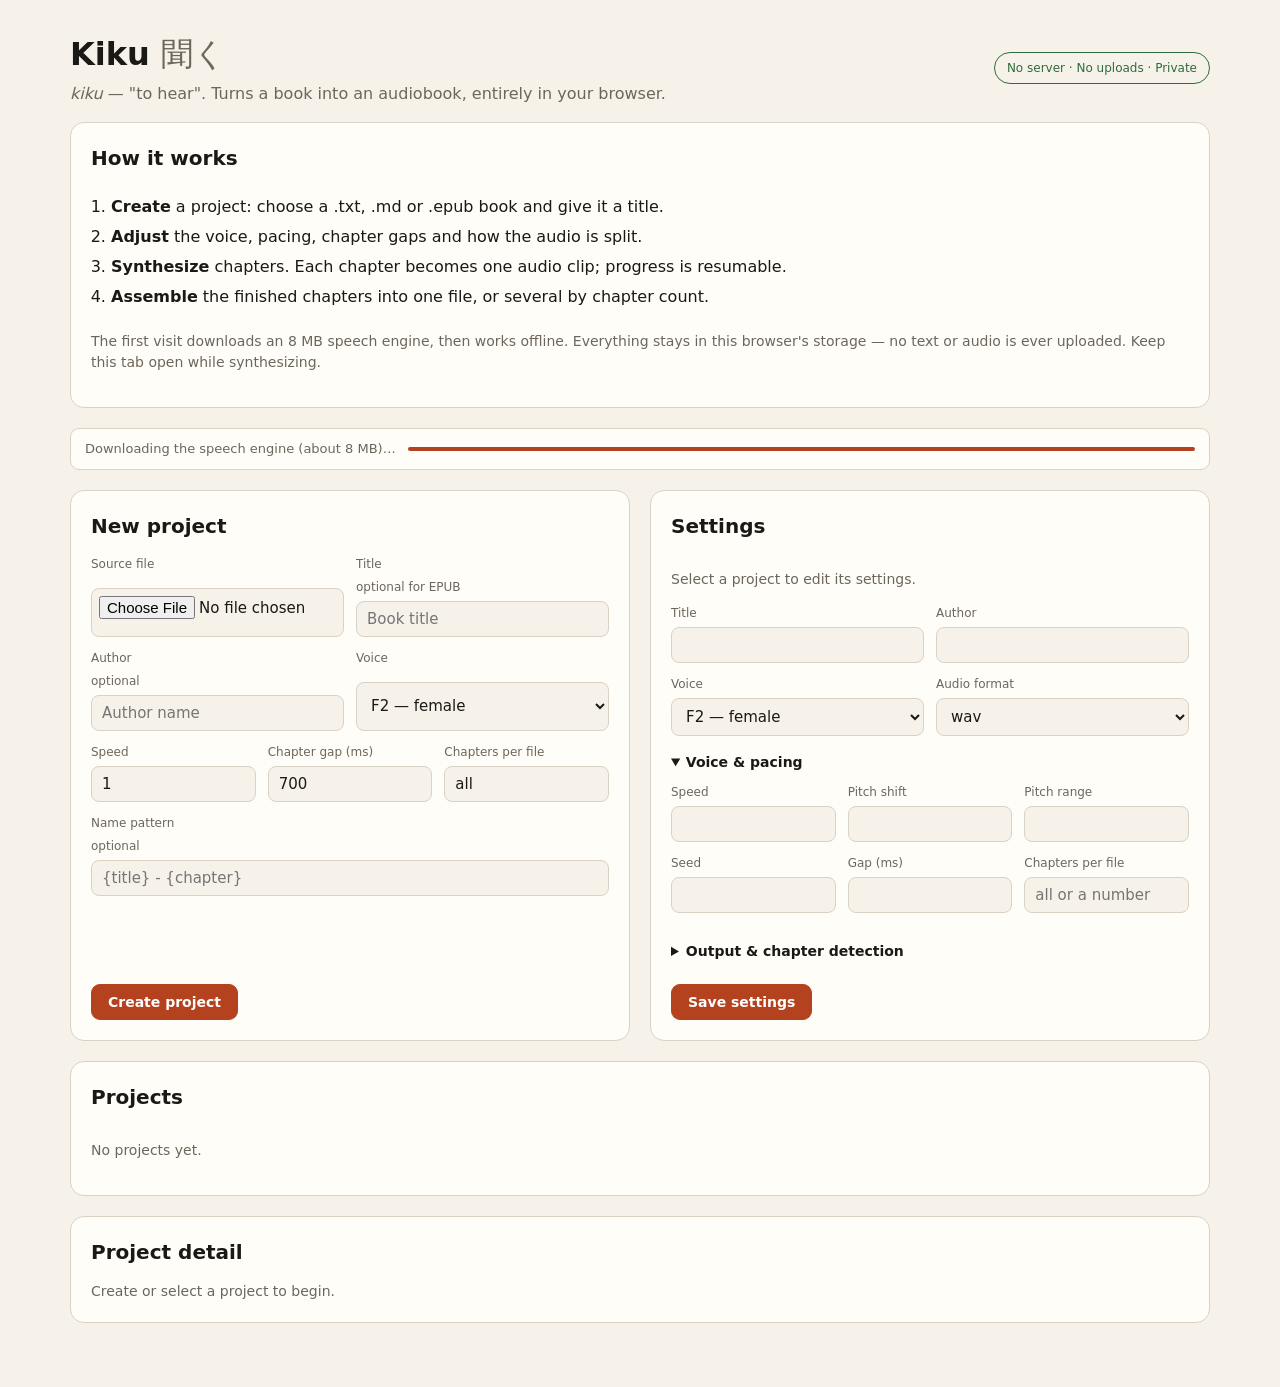
<file: webapp/index.html>
<!doctype html>
<html lang="en">
<head>
  <meta charset="utf-8">
  <meta name="viewport" content="width=device-width, initial-scale=1">
  <title>Kiku (聞く) — browser audiobook creator</title>
  <link rel="stylesheet" href="./style.css">
</head>
<body>
  <header class="masthead">
    <div>
      <h1>Kiku <span lang="ja">聞く</span></h1>
      <p class="tagline"><em>kiku</em> — "to hear". Turns a book into an audiobook, entirely in your browser.</p>
    </div>
    <span class="browser-badge">No server · No uploads · Private</span>
  </header>

  <main class="page">
    <section class="card guide">
      <h2>How it works</h2>
      <ol>
        <li><strong>Create</strong> a project: choose a .txt, .md or .epub book and give it a title.</li>
        <li><strong>Adjust</strong> the voice, pacing, chapter gaps and how the audio is split.</li>
        <li><strong>Synthesize</strong> chapters. Each chapter becomes one audio clip; progress is resumable.</li>
        <li><strong>Assemble</strong> the finished chapters into one file, or several by chapter count.</li>
      </ol>
      <p class="muted">The first visit downloads an 8 MB speech engine, then works offline. Everything stays in this
        browser's storage — no text or audio is ever uploaded. Keep this tab open while synthesizing.</p>
    </section>

    <div class="banner" id="banner" role="status" hidden></div>
    <div class="engine-status" id="engine-status" role="status" hidden>
      <span id="engine-label">Loading the speech engine…</span>
      <span class="progress"><i id="engine-bar"></i></span>
    </div>

    <section class="top-grid">
      <div class="card">
        <h2>New project</h2>
        <form id="new-project-form">
          <div class="grid-2">
            <label>Source file<input id="np-file" type="file" accept=".txt,.md,.epub" required></label>
            <label>Title <span class="hint">optional for EPUB</span><input id="np-title" placeholder="Book title"></label>
          </div>
          <div class="grid-2">
            <label>Author <span class="hint">optional</span><input id="np-author" placeholder="Author name"></label>
            <label>Voice
              <select id="np-voice">
                <option value="F2">F2 — female</option>
                <option value="M2">M2 — male</option>
              </select>
            </label>
          </div>
          <div class="grid-3">
            <label>Speed<input id="np-speed" type="number" min="0.5" max="2" step="0.05" value="1"></label>
            <label>Chapter gap (ms)<input id="np-gap" type="number" min="0" step="100" value="700"></label>
            <label>Chapters per file<input id="np-split" value="all" placeholder="all or a number"></label>
          </div>
          <label>Name pattern <span class="hint">optional</span><input id="np-pattern" placeholder="{title} - {chapter}"></label>
          <button type="submit">Create project</button>
        </form>
      </div>

      <div class="card">
        <h2>Settings</h2>
        <p class="muted" id="settings-hint">Select a project to edit its settings.</p>
        <form id="settings-form" hidden>
          <div class="grid-2">
            <label>Title<input id="st-title"></label>
            <label>Author<input id="st-author"></label>
          </div>
          <div class="grid-2">
            <label>Voice
              <select id="st-voice">
                <option value="F2">F2 — female</option>
                <option value="M2">M2 — male</option>
              </select>
            </label>
            <label>Audio format<select id="st-format"><option value="wav">wav</option></select></label>
          </div>
          <details class="advanced" open>
            <summary>Voice &amp; pacing</summary>
            <div class="grid-3">
              <label>Speed<input id="st-speed" type="number" min="0.5" max="2" step="0.05"></label>
              <label>Pitch shift<input id="st-pitch-shift" type="number" step="0.01"></label>
              <label>Pitch range<input id="st-pitch-range" type="number" step="0.05"></label>
            </div>
            <div class="grid-3">
              <label>Seed<input id="st-seed" type="number" step="1"></label>
              <label>Gap (ms)<input id="st-gap" type="number" min="0" step="100"></label>
              <label>Chapters per file<input id="st-split" placeholder="all or a number"></label>
            </div>
          </details>
          <details class="advanced">
            <summary>Output &amp; chapter detection</summary>
            <label>Name pattern<input id="st-pattern" placeholder="{title} - {chapter}"></label>
            <p class="hint block">Placeholders: {title}, {chapter} (part number or "all"), {range} (e.g. 001-010).</p>
            <label>Chapter pattern (regular expression)<input id="st-chapter-pattern"></label>
            <p class="hint block">Lines matching this are chapter headings; the first capture group is the title.</p>
          </details>
          <button type="submit">Save settings</button>
        </form>
      </div>
    </section>

    <section class="card">
      <h2>Projects</h2>
      <div id="project-list" class="project-list"><p class="muted">No projects yet.</p></div>
    </section>

    <section class="card">
      <h2>Project detail</h2>
      <div id="detail-empty" class="muted">Create or select a project to begin.</div>
      <div id="detail" hidden>
        <div id="summary" class="summary"></div>
        <div class="detail-grid">
          <div>
            <div class="controls">
              <button id="btn-synthesize">Synthesize</button>
              <label class="inline"><input id="chk-force" type="checkbox"> Force</label>
              <button id="btn-assemble" class="secondary">Assemble</button>
            </div>
            <div class="grid-3">
              <label>From chapter<input id="syn-from" type="number" min="1" placeholder="all"></label>
              <label>To chapter<input id="syn-to" type="number" min="1" placeholder="all"></label>
              <label>Count<input id="syn-count" type="number" min="1" placeholder="all"></label>
            </div>
            <div class="job-actions">
              <button id="btn-pause" class="secondary" disabled>Pause</button>
              <button id="btn-resume" class="secondary" disabled>Resume</button>
              <button id="btn-stop" class="secondary" disabled>Stop</button>
            </div>
            <div id="progress-wrap" hidden>
              <div id="progress-label" class="muted">Working…</div>
              <div class="progress"><i id="progress-bar"></i></div>
            </div>
          </div>
          <div>
            <h3>Output files</h3>
            <label>Number of output files (optional)<input id="asm-num-files" type="number" min="1" placeholder="e.g. 5"></label>
            <div id="output-list" class="output-list"><p class="muted">Not assembled yet.</p></div>
          </div>
        </div>
        <h3>Chapters</h3>
        <div id="chapter-list" class="chapter-list"></div>
        <h3>Preview a voice</h3>
        <div class="preview-row">
          <input id="preview-text" placeholder="Type a sentence to audition">
          <button id="btn-preview" class="secondary">Preview</button>
        </div>
        <audio id="preview-audio" controls hidden></audio>
      </div>
    </section>
  </main>

  <script src="./lib/jszip.min.js"></script>
  <script type="module" src="./app.js"></script>
</body>
</html>
</file>
<file: webapp/style.css>
:root {
  --paper: #f6f2ea; --panel: #fffdf8; --ink: #1b1915; --muted: #6d665b;
  --line: #d9d2c4; --accent: #b4421f; --accent-ink: #fff; --ok: #2f6b3c;
  --err: #a12c2c; --ui: system-ui, -apple-system, "Segoe UI", Roboto, sans-serif;
  --mono: ui-monospace, "SF Mono", Menlo, Consolas, monospace;
}
@media (prefers-color-scheme: dark) {
  :root {
    --paper: #151412; --panel: #1d1b18; --ink: #ece6da; --muted: #9a9284;
    --line: #35312a; --accent: #e0703f; --accent-ink: #151412; --ok: #7fbf8c;
    --err: #f08a8a;
  }
}
* { box-sizing: border-box; }
body { margin: 0; background: var(--paper); color: var(--ink); font: 16px/1.5 var(--ui); }
.masthead {
  max-width: 1180px; margin: 0 auto; padding: 30px 20px 16px;
  display: flex; justify-content: space-between; align-items: center; gap: 16px;
}
.masthead h1 { margin: 0; font-size: 32px; }
.masthead h1 span { font-weight: 400; color: var(--muted); }
.tagline { margin: 4px 0 0; color: var(--muted); }
.browser-badge {
  font-size: 12px; color: var(--ok); border: 1px solid var(--ok);
  border-radius: 999px; padding: 6px 12px; white-space: nowrap;
}
.engine-status {
  display: flex; align-items: center; gap: 12px; font-size: 13px; color: var(--muted);
  background: var(--panel); border: 1px solid var(--line); border-radius: 9px; padding: 10px 14px;
}
.engine-status .progress { flex: 1; margin: 0; }
.link-button, button {
  font: 600 14px var(--ui); border-radius: 9px; padding: 9px 16px; cursor: pointer;
  border: 1px solid var(--accent); background: var(--accent); color: var(--accent-ink);
  text-decoration: none; display: inline-block;
}
button.secondary { background: transparent; color: var(--ink); border-color: var(--line); }
button:disabled { opacity: .5; cursor: default; }
.page { max-width: 1180px; margin: 0 auto; padding: 0 20px 64px; display: grid; gap: 20px; }
.card { background: var(--panel); border: 1px solid var(--line); border-radius: 14px; padding: 20px; }
.card h2 { margin: 0 0 14px; font-size: 20px; }
.card h3 { margin: 18px 0 8px; font-size: 13px; color: var(--muted); text-transform: uppercase; letter-spacing: .05em; }
.guide { display: grid; gap: 8px; }
.guide ol { margin: 0; padding-left: 20px; display: grid; gap: 6px; }
.banner { padding: 10px 16px; border-radius: 9px; background: var(--panel); border: 1px solid var(--line); }
.banner.error { border-color: var(--err); color: var(--err); }
.top-grid { display: grid; grid-template-columns: 1fr 1fr; gap: 20px; align-items: stretch; }
.top-grid > .card { display: flex; flex-direction: column; min-width: 0; }
.top-grid > .card > h2 { margin-bottom: 14px; }
.top-grid > .card > form { flex: 1; min-height: 0; display: flex; flex-direction: column; }
.top-grid > .card > form > button { margin-top: auto; align-self: flex-start; }
label { display: grid; gap: 5px; font-size: 12px; color: var(--muted); margin-bottom: 12px; }
input, select, textarea {
  font: 15px var(--ui); color: var(--ink); background: var(--paper);
  border: 1px solid var(--line); border-radius: 8px; padding: 8px 10px; width: 100%;
}
input[type="file"] { padding: 7px; }
input[type="checkbox"] { width: auto; }
.grid-2, .grid-3 { display: grid; gap: 12px; }
.grid-2 { grid-template-columns: repeat(2, minmax(0, 1fr)); }
.grid-3 { grid-template-columns: repeat(3, minmax(0, 1fr)); }
.muted { color: var(--muted); font-size: 14px; }
.hint { color: var(--muted); font-size: 12px; font-weight: 400; }
.hint.block { display: block; margin: 6px 0 12px; line-height: 1.5; }
.advanced { margin: 4px 0 12px; }
.advanced summary { cursor: pointer; color: var(--ink); font-weight: 600; font-size: 14px; margin-bottom: 10px; }
.advanced summary:hover { color: var(--accent); }
.project-list { display: grid; gap: 8px; }
.project {
  text-align: left; background: transparent; color: var(--ink); border: 1px solid var(--line);
  border-radius: 9px; padding: 10px 12px; font-weight: 500;
}
.project.active { border-color: var(--accent); background: var(--paper); }
.project small { display: block; color: var(--muted); font-weight: 400; }
.summary { font-size: 14px; color: var(--muted); margin-bottom: 12px; }
.controls { display: flex; flex-wrap: wrap; align-items: center; gap: 10px; margin-bottom: 12px; }
.inline { display: inline-flex; align-items: center; gap: 6px; margin: 0; }
.job-actions { display: flex; gap: 10px; margin: 12px 0; }
.progress { height: 4px; background: var(--line); border-radius: 3px; overflow: hidden; margin-top: 6px; }
.progress i { display: block; height: 100%; width: 0; background: var(--accent); transition: width .15s; }
.detail-grid { display: grid; grid-template-columns: 1.2fr .8fr; gap: 20px; align-items: start; }
.chapter-list { display: grid; gap: 4px; max-height: 300px; overflow: auto; margin-top: 6px; }
.chapter {
  display: grid; grid-template-columns: 44px 1fr auto 60px; gap: 10px; align-items: center;
  padding: 6px 8px; border-radius: 7px; font-size: 14px;
}
.chapter .num { font: 12px var(--mono); color: var(--muted); }
.chapter .title { overflow: hidden; text-overflow: ellipsis; white-space: nowrap; }
.chapter .dur { text-align: right; font: 12px var(--mono); color: var(--muted); }
.badge { font-size: 11px; text-transform: uppercase; color: var(--muted); }
.chapter.done .badge { color: var(--ok); }
.chapter.failed .badge { color: var(--err); }
.chapter.started { background: var(--paper); }
.output-list { display: grid; gap: 10px; }
.output { border-top: 1px solid var(--line); padding-top: 10px; display: grid; gap: 6px; font-size: 14px; }
.output a { color: var(--accent); }
.output audio { width: 100%; }
.preview-row { display: flex; gap: 10px; }
.preview-row input { flex: 1; }
#preview-audio { width: 100%; margin-top: 10px; }
@media (max-width: 900px) {
  .top-grid, .detail-grid { grid-template-columns: 1fr; }
  .top-grid > .card > form > button { margin-top: 0; }
  .masthead { flex-direction: column; align-items: flex-start; }
}
@media (max-width: 520px) {
  .grid-2, .grid-3 { grid-template-columns: 1fr; }
  .page { padding-left: 12px; padding-right: 12px; }
}
</file>
